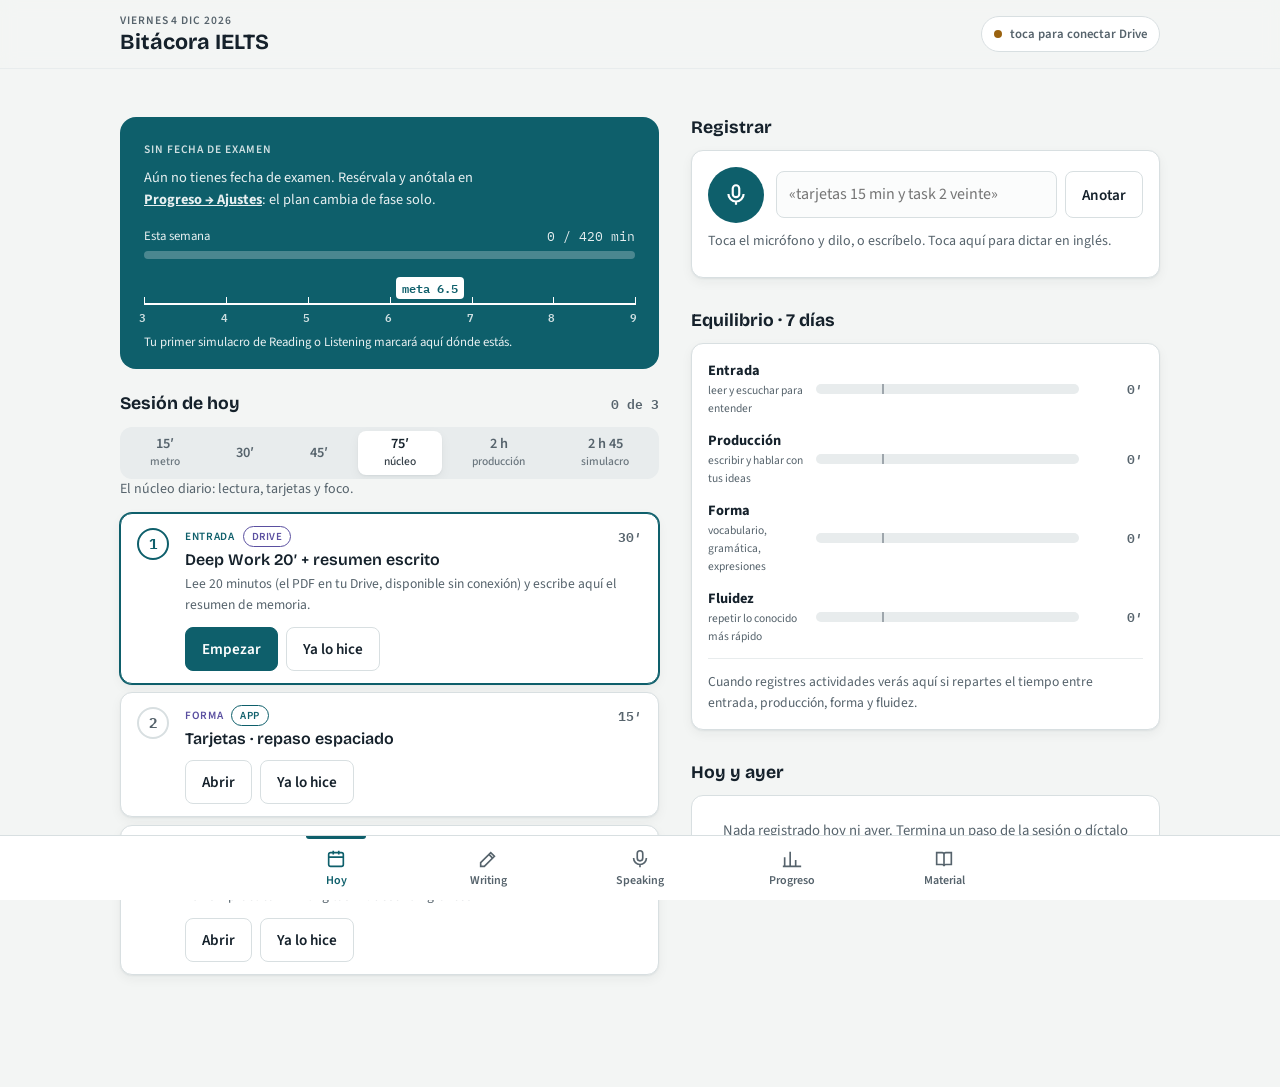
<file: index.html>
<!doctype html>
<html lang="es">
<head>
<meta charset="utf-8">
<meta name="viewport" content="width=device-width, initial-scale=1, viewport-fit=cover">
<title>Bitácora IELTS</title>
<meta name="theme-color" content="#0e5f6b">
<meta name="robots" content="noindex">
<link rel="manifest" href="manifest.webmanifest">
<link rel="icon" href="icono.svg" type="image/svg+xml">
<link rel="apple-touch-icon" href="icono-192.png">
<link rel="preconnect" href="https://fonts.googleapis.com">
<link rel="preconnect" href="https://fonts.gstatic.com" crossorigin>
<link rel="stylesheet" href="https://fonts.googleapis.com/css2?family=Bricolage+Grotesque:opsz,wght@12..96,500;12..96,700&family=IBM+Plex+Mono:wght@400;600&family=Source+Sans+3:wght@400;600;700&display=swap">
<link rel="stylesheet" href="estilos.css">
</head>
<body>
<header class="top">
  <div class="wrap top-in">
    <div>
      <div class="eyebrow" id="hdrFecha">—</div>
      <h1>Bitácora IELTS</h1>
    </div>
    <button type="button" class="sync" id="sync"><span class="dot"></span><span>solo en este dispositivo</span></button>
  </div>
</header>

<main class="wrap">
  <!-- ═════════════ HOY ═════════════ -->
  <section id="v-hoy" data-view class="vista">
    <div class="hoy-grid">
      <div class="col">
        <div class="objetivo" id="objetivo">
          <div id="cuenta"></div>
          <div class="banda" id="banda"></div>
        </div>

        <section class="bloque" aria-labelledby="tSesion">
          <div class="bloque-cab">
            <h2 id="tSesion">Sesión de hoy</h2>
            <span class="pasos-txt" id="planAvance"></span>
          </div>
          <div class="seg" id="budgets" role="group" aria-label="Tiempo disponible"></div>
          <p class="nota" id="budgetNota"></p>
          <ol class="plan" id="plan"></ol>
        </section>
      </div>

      <div class="col">
        <section class="bloque" aria-labelledby="tReg">
          <div class="bloque-cab"><h2 id="tReg">Registrar</h2></div>
          <div class="card registro">
            <div class="reg-fila">
              <button type="button" class="mic" id="micBtn" aria-label="Dictar lo que hiciste">
                <svg viewBox="0 0 24 24" aria-hidden="true"><rect x="9" y="3" width="6" height="11" rx="3"/><path d="M5 11a7 7 0 0 0 14 0M12 18v3"/></svg>
              </button>
              <form id="fTexto" class="reg-form">
                <label class="sr" for="texto">Qué hiciste</label>
                <input id="texto" type="text" autocomplete="off" placeholder="«tarjetas 15 min y task 2 veinte»">
                <button type="submit" class="btn-sec">Anotar</button>
              </form>
            </div>
            <p class="nota" id="micAyuda">Toca el micrófono y dilo, o escríbelo. Toca aquí para dictar en inglés.</p>
            <p class="transcrito" id="transcrito"></p>
            <div id="props"></div>
            <p class="nota" id="notasCola"></p>
          </div>
        </section>

        <section class="bloque" aria-labelledby="tRamas">
          <div class="bloque-cab"><h2 id="tRamas">Equilibrio · 7 días</h2></div>
          <div class="card" id="ramas"></div>
        </section>

        <section class="bloque" aria-labelledby="tHist">
          <div class="bloque-cab"><h2 id="tHist">Hoy y ayer</h2></div>
          <div class="hist" id="histHoy"></div>
        </section>
      </div>
    </div>
  </section>

  <!-- ═════════════ WRITING ═════════════ -->
  <section id="v-writing" data-view class="vista" hidden>
    <div class="vista-cab">
      <h2>Writing</h2>
      <div class="seg" id="wTipo" role="group" aria-label="Tipo de tarea">
        <button type="button" data-t="t1">Task 1<small>20′ · 150+</small></button>
        <button type="button" data-t="t2">Task 2<small>40′ · 250+</small></button>
        <button type="button" data-t="res">Resumen<small>10′ · 80+</small></button>
      </div>
    </div>
    <ol class="pasos" aria-label="Pasos"><li>Lee la consigna</li><li>Plan de 3 líneas</li><li>Escribe con reloj</li><li>Revisa y guarda</li></ol>

    <div class="w-grid">
      <div class="col">
        <label class="campo"><span>Consigna</span><select id="wPrompt"></select></label>
        <div id="wBody" class="stack"></div>
      </div>
      <div class="col">
        <label class="campo"><span>Plan (tesis · apoyo · objeción · cierre) — puede ir en español</span>
          <textarea id="wPlan" class="corto" rows="3" placeholder="1. …&#10;2. …&#10;3. …"></textarea></label>
        <label class="campo"><span>Tu texto</span>
          <textarea id="wTxt" placeholder="Escribe aquí. El borrador se guarda solo en este dispositivo."></textarea></label>
        <div class="metrics" id="wMet"></div>
        <details class="mas"><summary>Más métricas</summary><div class="metrics" id="wMetMas"></div></details>
        <p class="nota" id="wMsg"></p>
      </div>
    </div>
    <div class="barra-accion" id="wBarra">
      <span class="clock" id="wClock">20:00</span>
      <span class="contador" id="wCont">0 / 250</span>
      <button type="button" id="wReset" class="btn-ter" aria-label="Reiniciar reloj">Reiniciar</button>
      <button type="button" id="wStart" class="btn-sec">Empezar reloj</button>
      <button type="button" class="btn-pri" id="wSave">Guardar</button>
    </div>

    <section class="bloque">
      <div class="bloque-cab"><h2>Tus textos</h2></div>
      <div id="wList" class="stack"></div>
    </section>
  </section>

  <!-- ═════════════ SPEAKING ═════════════ -->
  <section id="v-speaking" data-view class="vista" hidden>
    <div class="vista-cab">
      <h2>Speaking</h2>
      <div class="seg" id="sPart" role="group" aria-label="Parte">
        <button type="button" data-p="p1">Part 1<small>4–5′</small></button>
        <button type="button" data-p="p2">Part 2<small>1′ + 2′</small></button>
        <button type="button" data-p="p3">Part 3<small>4–5′</small></button>
        <button type="button" data-p="sh">Shadowing<small>10′</small></button>
      </div>
    </div>

    <div id="sPanelHabla">
      <ol class="pasos" id="sPasos" aria-label="Pasos"><li>Prepara</li><li>Habla y graba</li><li>Revisa</li></ol>
      <div class="w-grid">
        <div class="col">
          <label class="campo"><span>Tema</span><select id="sItem"></select></label>
          <div id="sCard"></div>
          <details class="mas"><summary>Fórmulas de cierre y de reparación</summary>
            <div class="nota" style="margin-top:8px">
              <p><b>Cierre:</b> So, overall, … · That's why … · The point is … · In short, …</p>
              <p><b>Reparación:</b> Let me put that another way. · What I mean is … · Let me rephrase that.</p>
              <p><b>En vez de <i>kind of</i> / <i>I don't know</i>:</b> roughly · to some extent · I'd say … · Off the top of my head …</p>
            </div>
          </details>
        </div>
        <div class="col">
          <div class="card reloj-card">
            <span class="clock grande" id="sClock">1:00</span>
            <div class="fila-btn">
              <button type="button" id="sStart" class="btn-pri">Preparar 1′</button>
              <button type="button" id="sReset" class="btn-ter">Reiniciar</button>
            </div>
            <div class="rec">
              <button type="button" id="recBtn" class="btn-sec">Grabar mi respuesta</button>
              <audio id="recAudio" controls hidden></audio>
            </div>
            <p class="nota" id="recEstado">En Part 2 la grabación empieza sola al terminar el minuto de preparación.</p>
          </div>
          <h3 class="sub">Cuenta mientras hablas</h3>
          <div class="contadores" id="sCount"></div>
          <h3 class="sub">Al terminar</h3>
          <div class="checks card" id="sChecks"></div>
          <div class="fila-btn" style="margin-top:12px">
            <button type="button" class="btn-pri" id="sSave">Guardar sesión</button>
            <span class="nota" id="sMsg"></span>
          </div>
        </div>
      </div>
    </div>

    <div id="sPanelSombra" hidden>
      <ol class="pasos" aria-label="Pasos"><li>Escucha</li><li>Repite a la vez</li><li>Otra vez, más rápido</li></ol>
      <div class="card sombra">
        <p class="eyebrow" id="shTipo">—</p>
        <p class="sombra-frase" id="shFrase">—</p>
        <div class="fila-btn">
          <button type="button" class="btn-pri" id="shOir">Escuchar</button>
          <button type="button" class="btn-sec" id="shLento">Más lento</button>
          <button type="button" class="btn-sec" id="shOtra">Siguiente</button>
        </div>
        <div class="progreso-linea" aria-hidden="true"><i id="shBarra"></i></div>
        <p class="nota" id="shEstado">Frase 1 de 16 · repeticiones: 0</p>
      </div>
      <div class="fila-btn" style="margin-top:12px">
        <button type="button" class="btn-pri" id="shGuardar">Terminar y registrar</button>
      </div>
    </div>
  </section>

  <!-- ═════════════ PROGRESO ═════════════ -->
  <section id="v-progreso" data-view class="vista" hidden>
    <div class="vista-cab"><h2>Progreso</h2></div>
    <div class="kpis" id="kpis"></div>

    <div class="p-grid">
      <section class="bloque">
        <div class="bloque-cab"><h2>Lo que falta para el examen</h2></div>
        <p class="nota" id="gapsNota">Las metas se llenan solas con lo que registras.</p>
        <div class="card" id="gaps"></div>
      </section>
      <section class="bloque">
        <div class="bloque-cab"><h2>Minutos por habilidad · 14 días</h2></div>
        <div class="bars card" id="barsSkill"></div>
        <div class="bloque-cab" style="margin-top:24px"><h2>Simulacros y puntuaciones</h2></div>
        <div class="tablewrap card" id="scores"></div>
        <div class="bloque-cab" style="margin-top:24px"><h2>Evolución de tus textos</h2></div>
        <div class="tablewrap card" id="txtEvo"></div>
      </section>
    </div>

    <section class="bloque">
      <div class="bloque-cab"><h2>Ajustes y datos</h2></div>
      <details class="panel" id="pAjustes"><summary>Examen y metas</summary>
        <form id="fCfg" class="stack">
          <div class="campos">
            <label class="campo"><span>Fecha del examen</span><input id="cfgFecha" type="date"></label>
            <label class="campo"><span>Cierre de la solicitud</span><input id="cfgCierre" type="date"></label>
            <label class="campo"><span>Banda objetivo</span><select id="cfgBanda"></select></label>
            <label class="campo"><span>Minutos por semana</span><input id="cfgMeta" type="number" min="60" max="1500" step="15"></label>
          </div>
          <div class="fila-btn"><button type="submit" class="btn-pri">Guardar ajustes</button><span class="nota" id="cfgMsg"></span></div>
        </form>
      </details>
      <details class="panel" id="pDrive"><summary>Google Drive</summary>
        <div class="stack">
          <p class="nota" id="driveTxt"></p>
          <div class="fila-btn">
            <button type="button" id="driveBtn" class="btn-pri">Conectar Google Drive</button>
            <button type="button" id="syncBtn" class="btn-sec">Sincronizar ahora</button>
          </div>
          <p class="nota" id="driveMsg"></p>
          <p class="nota" id="usoTxt"></p>
        </div>
      </details>
      <details class="panel" id="pPrivado"><summary>Contenido privado</summary>
        <form id="fClave" class="stack">
          <p class="nota" id="claveTxt">Tu diagnóstico y las herramientas con tus fallos reales viajan cifrados. Escribe tu frase una vez en cada dispositivo.</p>
          <div class="fila-btn" id="claveFila">
            <label class="sr" for="clave">Frase de paso</label>
            <input id="clave" type="password" class="grow" autocomplete="current-password" placeholder="frase de paso">
            <button type="submit" class="btn-pri">Desbloquear</button>
          </div>
          <div class="fila-btn"><span class="nota" id="claveMsg"></span><button type="button" class="btn-ter" id="claveOlvidar" hidden>Olvidar en este dispositivo</button></div>
        </form>
      </details>
      <details class="panel"><summary>Copia de seguridad</summary>
        <div class="stack">
          <p class="nota">Con Drive conectado la copia es automática. «Restaurar» también acepta la copia de la bitácora anterior.</p>
          <div class="fila-btn">
            <button type="button" id="bExport" class="btn-sec">Descargar copia</button>
            <label class="btn-sec" for="bImport">Restaurar desde archivo</label>
            <input id="bImport" type="file" accept="application/json,.json" hidden>
          </div>
          <p class="nota" id="bMsg"></p>
        </div>
      </details>
    </section>
  </section>

  <!-- ═════════════ MATERIAL ═════════════ -->
  <section id="v-material" data-view class="vista" hidden>
    <div class="vista-cab"><h2>Material</h2></div>
    <p class="nota"><span class="pill app">app</span> funciona aquí, también sin señal · <span class="pill portatil">portátil</span> vive en el portátil: al terminar, regístralo.</p>
    <div id="matList"></div>
    <section class="bloque">
      <div class="bloque-cab"><h2>Formato del IELTS Academic</h2></div>
      <div class="tablewrap card">
        <table class="simple">
          <thead><tr><th>Sección</th><th>Tiempo</th><th>Qué es</th></tr></thead>
          <tbody>
            <tr><td>Listening</td><td class="n">≈30′</td><td>4 partes, 40 preguntas: formularios, mapas, MCQ, emparejar</td></tr>
            <tr><td>Reading</td><td class="n">60′</td><td>3 pasajes, 40 preguntas, sin tiempo extra para pasar respuestas</td></tr>
            <tr><td>Writing</td><td class="n">60′</td><td>Task 1 (150+, ~20′) · Task 2 (250+, ~40′, vale el doble)</td></tr>
            <tr><td>Speaking</td><td class="n">11–14′</td><td>Part 1 preguntas · Part 2 cue card 1′+2′ · Part 3 discusión</td></tr>
          </tbody>
        </table>
      </div>
      <p class="nota">Nota final = media de las cuatro bandas, redondeada a media banda.</p>
    </section>
  </section>
</main>

<nav class="tabs" aria-label="Secciones">
  <div class="in">
    <a href="#hoy" data-tab="hoy"><svg viewBox="0 0 24 24" aria-hidden="true"><rect x="4" y="5" width="16" height="15" rx="2"/><path d="M4 10h16M9 3v4M15 3v4"/></svg>Hoy</a>
    <a href="#writing" data-tab="writing"><svg viewBox="0 0 24 24" aria-hidden="true"><path d="M4 20h4L19 9l-4-4L4 16z"/><path d="M13 7l4 4"/></svg>Writing</a>
    <a href="#speaking" data-tab="speaking"><svg viewBox="0 0 24 24" aria-hidden="true"><rect x="9" y="3" width="6" height="11" rx="3"/><path d="M5 11a7 7 0 0 0 14 0M12 18v3"/></svg>Speaking</a>
    <a href="#progreso" data-tab="progreso"><svg viewBox="0 0 24 24" aria-hidden="true"><path d="M4 20V10M10 20V4M16 20v-7M22 20H2"/></svg>Progreso</a>
    <a href="#material" data-tab="material"><svg viewBox="0 0 24 24" aria-hidden="true"><path d="M4 5h6a2 2 0 0 1 2 2v13a2 2 0 0 0-2-2H4zM20 5h-6a2 2 0 0 0-2 2v13a2 2 0 0 1 2-2h6z"/></svg>Material</a>
  </div>
</nav>
<div class="toast" id="toast" role="status" aria-live="polite" hidden></div>
<div class="visor" id="visor" hidden>
  <div class="barra"><b id="visorTit">—</b><button type="button" id="visorCerrar" class="btn-pri">Cerrar y registrar</button></div>
  <iframe id="visorFrame" title="Herramienta"></iframe>
</div>

<script src="config.js"></script>
<script src="cripto.js"></script>
<script src="metricas.js"></script>
<script src="voz.js"></script>
<script src="drive.js"></script>
<script src="contenido.js"></script>
<script src="app.js"></script>
</body>
</html>
</file>
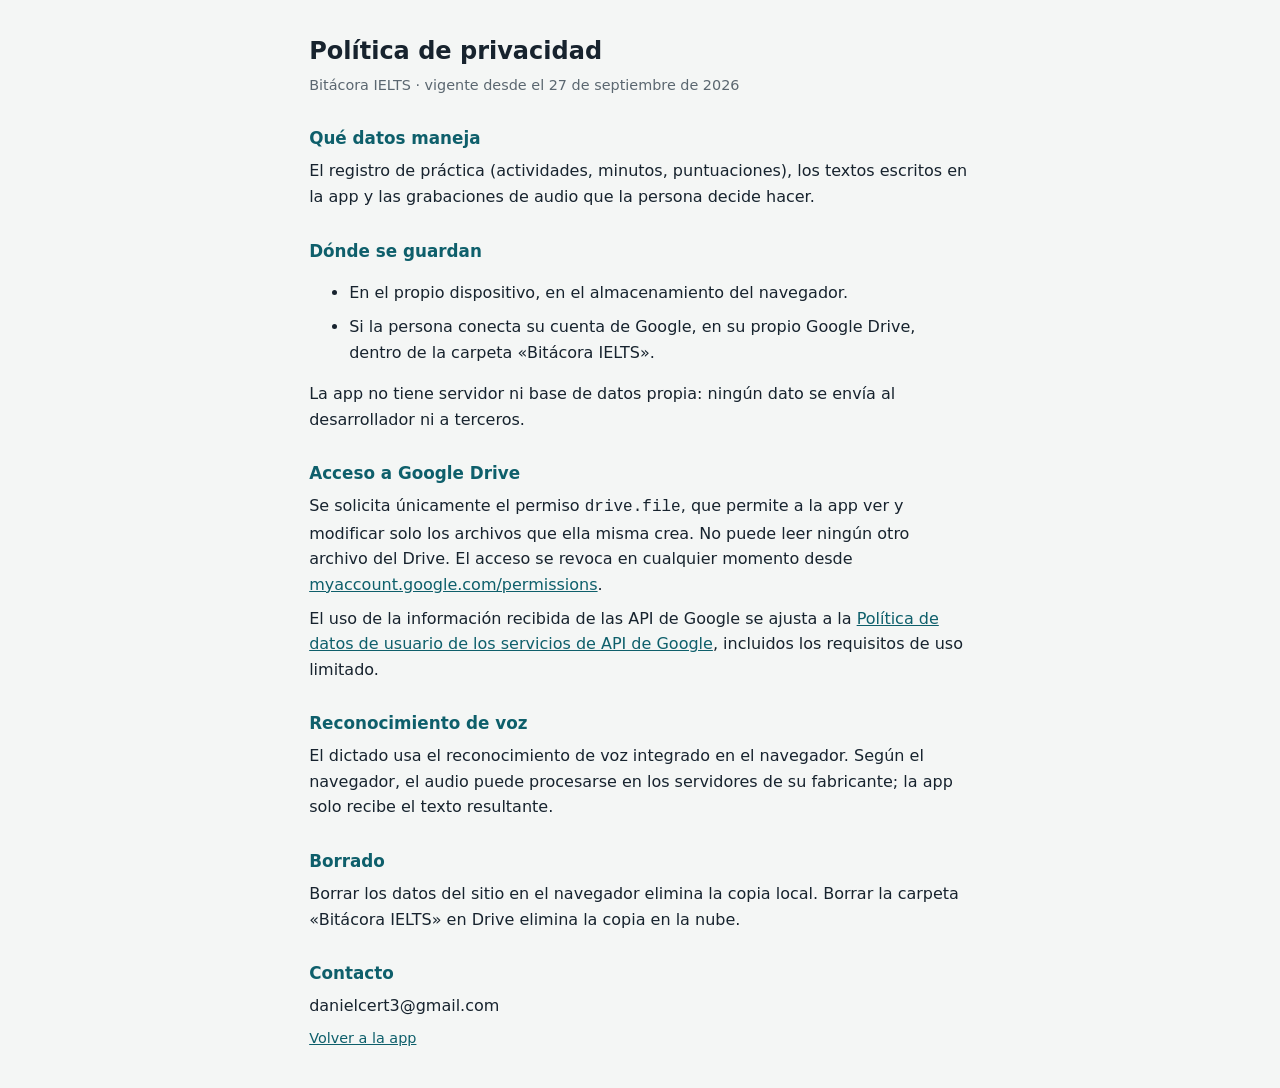
<file: privacidad.html>
<!doctype html>
<html lang="es">
<head>
<meta charset="utf-8">
<meta name="viewport" content="width=device-width, initial-scale=1">
<title>Privacidad · Bitácora IELTS</title>
<style>
:root{--paper:#f4f6f5;--ink:#17232e;--muted:#5b6770;--acc:#0e5f6b}
@media (prefers-color-scheme: dark){:root{color-scheme:dark;--paper:#10171c;--ink:#e4eaec;--muted:#98a6ad;--acc:#4fb3c1}}
body{margin:0;background:var(--paper);color:var(--ink);font:16px/1.6 "Segoe UI",system-ui,sans-serif;padding:32px 16px}
main{max-width:65ch;margin:0 auto}
h1{font-size:1.5rem;margin:0 0 4px} h2{font-size:1.05rem;margin:28px 0 6px;color:var(--acc)}
p,li{margin:0 0 8px} .muted{color:var(--muted);font-size:.9rem} a{color:var(--acc)}
</style>
</head>
<body>
<main>
<h1>Política de privacidad</h1>
<p class="muted">Bitácora IELTS · vigente desde el 27 de septiembre de 2026</p>

<h2>Qué datos maneja</h2>
<p>El registro de práctica (actividades, minutos, puntuaciones), los textos escritos en la app y las grabaciones
de audio que la persona decide hacer.</p>

<h2>Dónde se guardan</h2>
<ul>
<li>En el propio dispositivo, en el almacenamiento del navegador.</li>
<li>Si la persona conecta su cuenta de Google, en su propio Google Drive, dentro de la carpeta «Bitácora IELTS».</li>
</ul>
<p>La app no tiene servidor ni base de datos propia: ningún dato se envía al desarrollador ni a terceros.</p>

<h2>Acceso a Google Drive</h2>
<p>Se solicita únicamente el permiso <code>drive.file</code>, que permite a la app ver y modificar solo los
archivos que ella misma crea. No puede leer ningún otro archivo del Drive. El acceso se revoca en cualquier
momento desde <a href="https://myaccount.google.com/permissions">myaccount.google.com/permissions</a>.</p>
<p>El uso de la información recibida de las API de Google se ajusta a la
<a href="https://developers.google.com/terms/api-services-user-data-policy">Política de datos de usuario de los servicios de API de Google</a>,
incluidos los requisitos de uso limitado.</p>

<h2>Reconocimiento de voz</h2>
<p>El dictado usa el reconocimiento de voz integrado en el navegador. Según el navegador, el audio puede
procesarse en los servidores de su fabricante; la app solo recibe el texto resultante.</p>

<h2>Borrado</h2>
<p>Borrar los datos del sitio en el navegador elimina la copia local. Borrar la carpeta «Bitácora IELTS» en
Drive elimina la copia en la nube.</p>

<h2>Contacto</h2>
<p>danielcert3@gmail.com</p>
<p class="muted"><a href="./">Volver a la app</a></p>
</main>
</body>
</html>
</file>
<file: estilos.css>
/* Bitácora IELTS — estilos.
 * Tokens en :root (el modo oscuro sólo redefine tokens). Espaciado en rejilla de 8 pt,
 * objetivos táctiles de 44 px, foco visible, contraste AA en ambos temas.
 */
:root{
  --paper:#f3f5f4; --panel:#ffffff; --panel-2:#f8faf9; --ink:#15212b; --muted:#56636c; --line:#d8dfe1; --line-2:#e8eced;
  --acc:#0e5f6b; --acc-ink:#ffffff; --acc-soft:#e0eef0; --acc-hover:#0b4f59;
  --ok:#2a7549; --ok-soft:#e2f1e7; --warn:#9a620f; --warn-soft:#fbf0dc; --bad:#ad3437; --bad-soft:#f8e3e3;
  --s-reading:#0e5f6b; --s-listening:#5a4fa0; --s-writing:#9a620f; --s-speaking:#ad3437; --s-otros:#66757f;
  --input:#fbfcfc;
  --s1:4px; --s2:8px; --s3:12px; --s4:16px; --s5:24px; --s6:32px; --s7:48px;
  --r1:8px; --r2:12px; --r3:16px;
  --sombra:0 1px 2px rgba(21,33,43,.06), 0 4px 12px rgba(21,33,43,.05);
  --display:"Bricolage Grotesque","Segoe UI",system-ui,sans-serif;
  --body:"Source Sans 3","Segoe UI",system-ui,-apple-system,sans-serif;
  --mono:"IBM Plex Mono",ui-monospace,Menlo,monospace;
  --nav-h:64px;
}
@media (prefers-color-scheme: dark){
  :root{color-scheme:dark;
    --paper:#0f161b; --panel:#162028; --panel-2:#1b2630; --ink:#e3e9eb; --muted:#9aa8ae; --line:#2a3741; --line-2:#22303a;
    --acc:#52b5c3; --acc-ink:#05222a; --acc-soft:#14343b; --acc-hover:#6cc5d1;
    --ok:#6cc792; --ok-soft:#163226; --warn:#e2ac55; --warn-soft:#332611; --bad:#ef8a8a; --bad-soft:#3a1e20;
    --s-reading:#52b5c3; --s-listening:#a79cf0; --s-writing:#e2ac55; --s-speaking:#ef8a8a; --s-otros:#8d9ca5;
    --input:#121b22; --sombra:0 1px 2px rgba(0,0,0,.3);
  }
}
*{box-sizing:border-box}
html{-webkit-text-size-adjust:100%}
body{margin:0;background:var(--paper);color:var(--ink);font:16px/1.55 var(--body);
  padding-inline:var(--s4);padding-block:0 calc(var(--nav-h) + var(--s7) + env(safe-area-inset-bottom,0px))}
img{max-width:100%} [hidden]{display:none!important}
.wrap{max-width:1040px;margin:0 auto}
h1,h2,h3{font-family:var(--display);line-height:1.2;margin:0;text-wrap:balance}
h1{font-size:1.35rem;font-weight:700} h2{font-size:1.1rem;font-weight:700} h3{font-size:1rem;font-weight:600}
p{margin:0}
.sr{position:absolute;width:1px;height:1px;overflow:hidden;clip:rect(0 0 0 0);white-space:nowrap}
.eyebrow,.label{font-size:.72rem;letter-spacing:.08em;text-transform:uppercase;color:var(--muted);font-weight:600}
.nota,.small{font-size:.875rem;color:var(--muted)} .muted{color:var(--muted)}
.mono{font-family:var(--mono);font-variant-numeric:tabular-nums}
.stack{display:flex;flex-direction:column;gap:var(--s3)}
.row,.fila-btn{display:flex;gap:var(--s2);flex-wrap:wrap;align-items:center}
.grow{flex:1 1 auto;min-width:0}
:focus-visible{outline:3px solid var(--acc);outline-offset:2px;border-radius:4px}
@media (prefers-reduced-motion: reduce){*{transition:none!important;animation:none!important}}

/* ── cabecera ─────────────────────────────────────────────────────── */
header.top{position:sticky;top:0;z-index:5;background:color-mix(in srgb,var(--paper) 92%,transparent);
  backdrop-filter:blur(8px);-webkit-backdrop-filter:blur(8px);border-bottom:1px solid var(--line-2);
  margin-inline:calc(var(--s4) * -1);padding:calc(env(safe-area-inset-top,0px) + var(--s3)) var(--s4) var(--s3)}
.top-in{display:flex;gap:var(--s3);align-items:center;justify-content:space-between}
.sync{display:inline-flex;gap:var(--s2);align-items:center;min-height:36px;padding:0 var(--s3);border-radius:999px;
  border:1px solid var(--line);background:var(--panel);color:var(--muted);font:600 .8rem var(--body);cursor:pointer}
.sync:hover{border-color:var(--acc);color:var(--ink)}
.dot{width:8px;height:8px;border-radius:50%;background:var(--muted);flex:0 0 auto}
.dot.on{background:var(--ok)} .dot.off{background:var(--warn)}

/* ── estructura ───────────────────────────────────────────────────── */
.vista{padding-top:var(--s5)}
.vista-cab{display:flex;flex-direction:column;gap:var(--s3);margin-bottom:var(--s4)}
.vista-cab h2{font-size:1.4rem}
.bloque{margin-top:var(--s6)}
.col > .bloque:first-child,.col > .objetivo + .bloque{margin-top:var(--s5)}
.bloque-cab{display:flex;align-items:baseline;justify-content:space-between;gap:var(--s3);margin-bottom:var(--s3)}
.card{background:var(--panel);border:1px solid var(--line);border-radius:var(--r2);padding:var(--s4);box-shadow:var(--sombra)}
.hoy-grid,.w-grid,.p-grid{display:grid;grid-template-columns:minmax(0,1fr);gap:0 var(--s6)}
.hoy-grid > *,.w-grid > *,.p-grid > *{min-width:0}
@media (min-width:900px){
  .hoy-grid{grid-template-columns:minmax(0,1.15fr) minmax(0,1fr)}
  .w-grid{grid-template-columns:minmax(0,1fr) minmax(0,1.1fr)}
  .p-grid{grid-template-columns:minmax(0,1fr) minmax(0,1fr)}
  .hoy-grid .col:last-child > .bloque:first-child{margin-top:var(--s5)}
}

/* ── botones ──────────────────────────────────────────────────────── */
button,.btn,.btn-pri,.btn-sec,.btn-ter{font:600 .95rem var(--body);cursor:pointer;border-radius:var(--r1);min-height:44px;
  padding:0 var(--s4);display:inline-flex;align-items:center;justify-content:center;gap:var(--s2);text-decoration:none;
  border:1px solid var(--line);background:var(--panel);color:var(--ink);transition:background-color .15s,border-color .15s,color .15s}
button:hover,.btn:hover,.btn-sec:hover{border-color:var(--acc)}
.btn-pri,button.primary,.btn.primary{background:var(--acc);border-color:var(--acc);color:var(--acc-ink)}
.btn-pri:hover,button.primary:hover{background:var(--acc-hover);border-color:var(--acc-hover)}
.btn-ter,button.ghost{background:transparent;border-color:transparent;color:var(--muted)}
.btn-ter:hover,button.ghost:hover{color:var(--ink);border-color:transparent;background:var(--line-2)}
button:disabled{opacity:.45;cursor:default}

/* ── control segmentado ───────────────────────────────────────────── */
.seg{display:flex;gap:var(--s1);padding:var(--s1);border-radius:var(--r2);background:var(--line-2);overflow-x:auto;scrollbar-width:none}
.seg::-webkit-scrollbar{display:none}
.seg button,.seg .chip{flex:1 0 auto;min-height:44px;border:0;border-radius:var(--r1);background:transparent;color:var(--muted);
  padding:var(--s1) var(--s3);flex-direction:column;gap:0;line-height:1.15;font-size:.9rem}
.seg button small{font:500 .72rem var(--body);opacity:.85}
.seg button[aria-pressed="true"]{background:var(--panel);color:var(--ink);box-shadow:var(--sombra)}
.seg button:hover{color:var(--ink)}

/* ── objetivo (cabecera de Hoy) ───────────────────────────────────── */
.objetivo{margin-top:var(--s5);background:var(--acc);color:var(--acc-ink);border-radius:var(--r3);padding:var(--s5) var(--s5) var(--s4)}
.objetivo .eyebrow{color:inherit;opacity:.8}
.obj-top{display:flex;justify-content:space-between;align-items:flex-end;gap:var(--s4);flex-wrap:wrap}
.obj-num{font:700 2.4rem/1 var(--display)} .obj-num small{font:600 1rem var(--body);margin-left:var(--s1)}
.obj-txt{font-size:.9rem;opacity:.9;margin-top:var(--s2);max-width:52ch}
.obj-txt a{color:inherit;font-weight:700}
.obj-semana{margin-top:var(--s4)}
.obj-semana .linea{height:8px;border-radius:4px;background:color-mix(in srgb,var(--acc-ink) 25%,transparent);overflow:hidden;margin-top:var(--s1)}
.obj-semana .linea i{display:block;height:100%;background:var(--acc-ink);border-radius:4px}
.obj-semana .fila{display:flex;justify-content:space-between;font-size:.8rem;opacity:.9}
.banda{margin-top:var(--s4)}
.banda .scale{position:relative;height:30px;border-bottom:2px solid currentColor}
.banda .tick{position:absolute;bottom:-2px;width:1px;height:8px;background:currentColor}
.banda .tick span{position:absolute;top:10px;left:-5px;font:600 .7rem var(--mono);opacity:.8}
.banda .mark{position:absolute;bottom:4px;transform:translateX(-50%);font:600 .72rem var(--mono);padding:1px 6px;border-radius:4px;white-space:nowrap}
.banda .mark.meta{background:var(--acc-ink);color:var(--acc)}
.banda .mark.est{border:1px solid currentColor}
.banda .legend{margin-top:28px;font-size:.8rem;opacity:.9}

/* ── plan del día: pasos ──────────────────────────────────────────── */
.plan{list-style:none;margin:var(--s3) 0 0;padding:0;display:flex;flex-direction:column;gap:var(--s2)}
.paso{display:grid;grid-template-columns:36px 1fr;gap:var(--s3);background:var(--panel);border:1px solid var(--line);
  border-radius:var(--r2);padding:var(--s3) var(--s4);box-shadow:var(--sombra)}
.paso .n{width:32px;height:32px;border-radius:50%;display:flex;align-items:center;justify-content:center;
  font:700 .9rem var(--mono);border:2px solid var(--line);color:var(--muted);margin-top:2px}
.paso.actual{border-color:var(--acc);box-shadow:0 0 0 1px var(--acc),var(--sombra)}
.paso.actual .n{border-color:var(--acc);color:var(--acc)}
.paso.hecho{background:var(--panel-2);box-shadow:none}
.paso.hecho .n{background:var(--ok);border-color:var(--ok);color:#fff}
.paso.hecho h3{color:var(--muted);text-decoration:line-through;text-decoration-color:var(--ok)}
.paso .cab{display:flex;align-items:center;gap:var(--s2);flex-wrap:wrap}
.paso .rama{font:600 .7rem var(--body);letter-spacing:.06em;text-transform:uppercase}
.paso .dur{font:600 .8rem var(--mono);color:var(--muted);margin-left:auto}
.paso h3{margin-top:2px}
.paso .why{font-size:.85rem;color:var(--muted);margin-top:var(--s1)}
.paso .acts{display:flex;gap:var(--s2);flex-wrap:wrap;margin-top:var(--s3)}
.paso:not(.actual):not(.hecho) .acts .btn-pri{background:var(--panel);color:var(--ink);border-color:var(--line)}
.pasos-txt{font:600 .8rem var(--mono);color:var(--muted)}
.plan-fin{text-align:center;padding:var(--s4);border:1px dashed var(--ok);border-radius:var(--r2);color:var(--ok);font-weight:600}

/* ── indicador de pasos (Writing, Speaking) ───────────────────────── */
.pasos{list-style:none;counter-reset:p;display:grid;grid-auto-flow:column;grid-auto-columns:minmax(0,1fr);gap:var(--s1);margin:0 0 var(--s4);padding:0}
.pasos::-webkit-scrollbar{display:none}
.pasos li{counter-increment:p;display:flex;align-items:center;gap:var(--s2);font-size:.8rem;line-height:1.2;color:var(--muted);
  padding:var(--s2);border-radius:var(--r1);background:var(--line-2);min-width:0}
@media (max-width:520px){ .pasos li{flex-direction:column;text-align:center;gap:var(--s1);font-size:.72rem} }
.pasos li::before{content:counter(p);flex:0 0 auto;width:20px;height:20px;border-radius:50%;display:inline-flex;align-items:center;justify-content:center;
  font:700 .72rem var(--mono);background:var(--panel);color:var(--muted)}
.pasos li.on{background:var(--acc-soft);color:var(--ink);font-weight:600}
.pasos li.on::before{background:var(--acc);color:var(--acc-ink)}
.pasos li.ok::before{content:"✓";background:var(--ok);color:#fff}

/* ── formularios ──────────────────────────────────────────────────── */
.campo{display:flex;flex-direction:column;gap:var(--s1);font-size:.85rem;color:var(--muted);margin-bottom:var(--s3)}
.campos{display:grid;grid-template-columns:repeat(auto-fit,minmax(170px,1fr));gap:0 var(--s3)}
input,select,textarea{font:inherit;font-size:1rem;color:var(--ink);background:var(--input);border:1px solid var(--line);
  border-radius:var(--r1);padding:10px 12px;min-height:44px;max-width:100%;width:100%}
input:focus,select:focus,textarea:focus{border-color:var(--acc);outline:2px solid color-mix(in srgb,var(--acc) 30%,transparent);outline-offset:0}
textarea{min-height:280px;line-height:1.65;resize:vertical}
textarea.corto{min-height:88px}
input[type=checkbox]{width:20px;height:20px;min-height:0;accent-color:var(--acc)}

/* ── registro por voz ─────────────────────────────────────────────── */
.registro{display:flex;flex-direction:column;gap:var(--s2)}
.reg-fila{display:flex;gap:var(--s3);align-items:center}
.reg-form{display:flex;gap:var(--s2);flex:1;min-width:0}
.reg-form input{flex:1;min-width:0}
.mic{width:56px;height:56px;min-height:56px;padding:0;border-radius:50%;border:0;background:var(--acc);color:var(--acc-ink);flex:0 0 auto}
.mic:hover{background:var(--acc-hover)}
.mic svg{width:26px;height:26px;stroke:currentColor;fill:none;stroke-width:2}
.mic.on{background:var(--bad);animation:latido 1.2s ease-in-out infinite}
@keyframes latido{50%{transform:scale(1.06)}}
#micAyuda{cursor:pointer}
.transcrito{font-style:italic;color:var(--muted)} .transcrito:empty{display:none}
.nota:empty{display:none}
.prop{display:flex;flex-direction:column;gap:var(--s2);padding:var(--s3) 0;border-top:1px solid var(--line-2)}
.prop .row select{flex:1 1 200px;width:auto}
.prop .row label{display:flex;flex-direction:column;font-size:.75rem;color:var(--muted)}
.prop input[type=number]{width:80px} .prop input[type=date]{width:150px}
label.f{display:flex;flex-direction:column;gap:2px;font-size:.75rem;color:var(--muted)}

/* ── equilibrio de ramas ──────────────────────────────────────────── */
.ramas{display:flex;flex-direction:column;gap:var(--s3)}
.rama-f{display:grid;grid-template-columns:96px 1fr 52px;gap:var(--s3);align-items:center}
.rama-f b{font-size:.9rem} .rama-f span.d{display:block;font-size:.72rem;color:var(--muted);font-weight:400}
.rama-f .track{height:10px;border-radius:5px;background:var(--line-2);overflow:hidden;position:relative}
.rama-f .track i{display:block;height:100%;border-radius:5px}
.rama-f .track::after{content:"";position:absolute;left:25%;top:-3px;bottom:-3px;width:2px;background:var(--muted);opacity:.5}
.rama-f .pc{font:600 .82rem var(--mono);text-align:right;color:var(--muted)}
.rama-nota{font-size:.85rem;color:var(--muted);border-top:1px solid var(--line-2);padding-top:var(--s3)}

/* ── historial ────────────────────────────────────────────────────── */
.hist{background:var(--panel);border:1px solid var(--line);border-radius:var(--r2);overflow:hidden}
.hist .h{display:grid;grid-template-columns:56px 1fr auto;gap:var(--s2);padding:var(--s3) var(--s4);border-top:1px solid var(--line-2);font-size:.92rem;align-items:center}
.hist .h:first-child{border-top:0}
.hist .h .d{font:.78rem var(--mono);color:var(--muted)}
.sk{display:inline-block;width:10px;height:10px;border-radius:3px;margin-right:var(--s2)}
.vacio{padding:var(--s5) var(--s4);text-align:center;color:var(--muted);font-size:.92rem}
.confirm{display:flex;gap:var(--s1);align-items:center;flex-wrap:wrap}
.confirm button{min-height:36px;padding:0 var(--s3)}

/* ── pills ────────────────────────────────────────────────────────── */
.pill{display:inline-block;font:600 .68rem var(--body);letter-spacing:.05em;text-transform:uppercase;padding:2px 8px;
  border-radius:999px;border:1px solid currentColor;white-space:nowrap}
.pill.app{color:var(--acc)} .pill.portatil{color:var(--warn)} .pill.drive{color:var(--s-listening)} .pill.web{color:var(--muted)}

/* ── Writing ──────────────────────────────────────────────────────── */
.prompt{font-size:1.05rem;line-height:1.5}
.chart{background:var(--panel);border:1px solid var(--line);border-radius:var(--r2);padding:var(--s3);overflow-x:auto}
.chart svg{display:block;width:100%;height:auto;max-width:640px;margin:0 auto}
.chart svg text{fill:var(--ink);font:15px var(--body)}
.chart svg .ax{stroke:var(--muted);stroke-width:1} .chart svg .grid{stroke:var(--line);stroke-width:1}
.chart table{border-collapse:collapse;width:100%;font-size:.92rem}
.chart th,.chart td{border-bottom:1px solid var(--line-2);padding:8px;text-align:right}
.chart th:first-child,.chart td:first-child{text-align:left}
.chart td{font-family:var(--mono);font-variant-numeric:tabular-nums}
.metrics{display:grid;grid-template-columns:repeat(auto-fit,minmax(140px,1fr));gap:var(--s2);margin-top:var(--s3)}
.m{border:1px solid var(--line);border-radius:var(--r1);padding:var(--s2) var(--s3);background:var(--panel);font-size:.8rem;color:var(--muted)}
.m b{font:600 1.05rem var(--mono);display:block;color:var(--ink)}
.m.ok{border-color:var(--ok);background:var(--ok-soft)} .m.bad{border-color:var(--bad);background:var(--bad-soft)}
details.mas{margin-top:var(--s3)}
details.mas summary,details.panel summary,details.card summary{cursor:pointer;font-weight:600;min-height:44px;display:flex;align-items:center}
.clock{font:600 1.5rem var(--mono);font-variant-numeric:tabular-nums} .clock.low{color:var(--bad)}
.clock.grande{font-size:2.6rem;line-height:1}
.contador{font:600 .9rem var(--mono);color:var(--muted)}
.contador.ok{color:var(--ok)}
.barra-accion{position:sticky;bottom:calc(var(--nav-h) + env(safe-area-inset-bottom,0px) + var(--s2));z-index:4;margin-top:var(--s4);
  display:flex;align-items:center;gap:var(--s2);flex-wrap:wrap;background:var(--panel);border:1px solid var(--line);
  border-radius:var(--r2);padding:var(--s2) var(--s3);box-shadow:0 6px 20px rgba(21,33,43,.12)}
.barra-accion .clock{margin-right:var(--s1)}
.barra-accion .contador{margin-right:auto}
@media (max-width:480px){ .barra-accion #wReset{display:none} .barra-accion button{padding:0 var(--s3)} }

/* ── Speaking ─────────────────────────────────────────────────────── */
.cue{background:var(--panel);border:2px solid var(--ink);border-radius:6px;padding:var(--s4)}
.cue ul{margin:var(--s2) 0 0;padding-left:20px}
.reloj-card{display:flex;flex-direction:column;align-items:flex-start;gap:var(--s3)}
.rec{display:flex;gap:var(--s2);align-items:center;flex-wrap:wrap;width:100%}
.rec audio{max-width:100%;height:40px}
h3.sub{margin:var(--s5) 0 var(--s2);font-size:.95rem}
.contadores{display:grid;grid-template-columns:repeat(auto-fill,minmax(92px,1fr));gap:var(--s2)}
.counter{display:flex;flex-direction:column;align-items:center;gap:2px;border:1px solid var(--line);border-radius:var(--r2);
  padding:var(--s2);background:var(--panel);min-height:64px;cursor:pointer;font:inherit;color:var(--ink)}
.counter:active{background:var(--acc-soft)}
.counter b{font:600 1.35rem var(--mono)} .counter span{font-size:.75rem;color:var(--muted)}
.checks{display:flex;flex-direction:column;gap:var(--s3)}
.checks label{display:flex;gap:var(--s3);align-items:flex-start;min-height:28px;cursor:pointer}
.checks input{margin-top:2px;flex:0 0 auto}
.sombra{display:flex;flex-direction:column;gap:var(--s3)}
.sombra-frase{font:500 1.3rem/1.45 var(--display)}
.progreso-linea{height:6px;border-radius:3px;background:var(--line-2);overflow:hidden}
.progreso-linea i{display:block;height:100%;background:var(--acc);transition:width .2s}

/* ── Progreso ─────────────────────────────────────────────────────── */
.kpis{display:grid;grid-template-columns:repeat(2,1fr);gap:var(--s2)}
@media (min-width:700px){ .kpis{grid-template-columns:repeat(4,1fr)} }
.kpi{background:var(--panel);border:1px solid var(--line);border-radius:var(--r2);padding:var(--s3) var(--s4)}
.kpi .v{font:600 1.5rem var(--mono);line-height:1.15;margin-top:var(--s1)}
.kpi .t{font-size:.78rem;color:var(--muted)}
.bars{display:flex;flex-direction:column;gap:var(--s2)}
.bar{display:grid;grid-template-columns:88px 1fr 52px;gap:var(--s2);align-items:center;font-size:.88rem}
.bar .track{height:10px;background:var(--line-2);border-radius:5px;overflow:hidden}
.bar .fill{height:100%;border-radius:5px}
.bar .n{font:.82rem var(--mono);text-align:right;color:var(--muted)}
.gap{display:grid;grid-template-columns:1fr auto;gap:var(--s1) var(--s3);padding:var(--s3) 0;border-top:1px solid var(--line-2)}
.gap:first-child{border-top:0;padding-top:0}
.gap .ev{grid-column:1 / -1;font-size:.84rem;color:var(--muted)}
.gap .meter{grid-column:1 / -1;height:6px;background:var(--line-2);border-radius:3px;overflow:hidden}
.gap .meter i{display:block;height:100%;background:var(--acc)}
.gap.done .meter i{background:var(--ok)}
.prio{font:600 .7rem var(--mono);color:var(--muted);margin-right:var(--s1)}
details.panel{background:var(--panel);border:1px solid var(--line);border-radius:var(--r2);padding:0 var(--s4);margin-bottom:var(--s2)}
details.panel[open]{padding-bottom:var(--s4)}
details.panel summary::after,details.mas summary::after{content:"";margin-left:auto;width:8px;height:8px;border-right:2px solid var(--muted);border-bottom:2px solid var(--muted);transform:rotate(45deg);transition:transform .15s}
details[open] > summary::after{transform:rotate(-135deg)}
summary{list-style:none} summary::-webkit-details-marker{display:none}
.tablewrap{overflow-x:auto}
table.simple{border-collapse:collapse;width:100%;font-size:.9rem}
table.simple th,table.simple td{padding:8px;border-bottom:1px solid var(--line-2);text-align:left;white-space:nowrap}
table.simple th{font-size:.75rem;color:var(--muted);font-weight:600}
table.simple td.n{font-family:var(--mono);font-variant-numeric:tabular-nums;text-align:right}

/* ── Material ─────────────────────────────────────────────────────── */
.mat-grupo{margin-top:var(--s5)}
.mat-grupo h3{font-size:.8rem;letter-spacing:.08em;text-transform:uppercase;color:var(--muted);margin-bottom:var(--s2)}
.mat-lista{background:var(--panel);border:1px solid var(--line);border-radius:var(--r2);overflow:hidden}
.mat{display:flex;gap:var(--s3);align-items:center;padding:var(--s3) var(--s4);border-top:1px solid var(--line-2)}
.mat:first-child{border-top:0}
.mat .t{flex:1;min-width:0} .mat .t b{display:block;font-size:.95rem}
.mat .t p{font-size:.82rem;color:var(--muted);margin-top:2px}

/* ── navegación inferior (se mantiene) ────────────────────────────── */
nav.tabs{position:fixed;left:0;right:0;bottom:0;z-index:10;background:var(--panel);border-top:1px solid var(--line);
  padding-bottom:env(safe-area-inset-bottom,0px)}
nav.tabs .in{max-width:760px;margin:0 auto;display:grid;grid-template-columns:repeat(5,1fr);height:var(--nav-h)}
nav.tabs a{display:flex;flex-direction:column;align-items:center;justify-content:center;gap:2px;color:var(--muted);
  text-decoration:none;font:600 .75rem var(--body);position:relative}
nav.tabs a svg{width:22px;height:22px;stroke:currentColor;fill:none;stroke-width:1.8}
nav.tabs a[aria-current="page"]{color:var(--acc)}
nav.tabs a[aria-current="page"]::before{content:"";position:absolute;top:0;left:30%;right:30%;height:3px;border-radius:0 0 3px 3px;background:var(--acc)}
.toast{position:fixed;left:50%;transform:translateX(-50%);bottom:calc(var(--nav-h) + var(--s3) + env(safe-area-inset-bottom,0px));
  background:var(--ink);color:var(--paper);padding:var(--s2) var(--s4);border-radius:var(--r1);font-size:.9rem;z-index:20;
  display:flex;gap:var(--s3);align-items:center;max-width:calc(100% - 32px);box-shadow:0 6px 20px rgba(0,0,0,.2)}
.toast button{min-height:36px;background:transparent;color:inherit;border-color:currentColor}

/* ── visor de herramientas privadas ───────────────────────────────── */
.visor{position:fixed;inset:0;z-index:30;background:var(--paper);display:flex;flex-direction:column;padding-top:env(safe-area-inset-top,0px)}
.visor .barra{display:flex;justify-content:space-between;align-items:center;gap:var(--s2);padding:var(--s2) var(--s4);border-bottom:1px solid var(--line);background:var(--panel)}
.visor iframe{flex:1;border:0;width:100%;background:#fff}
</file>
